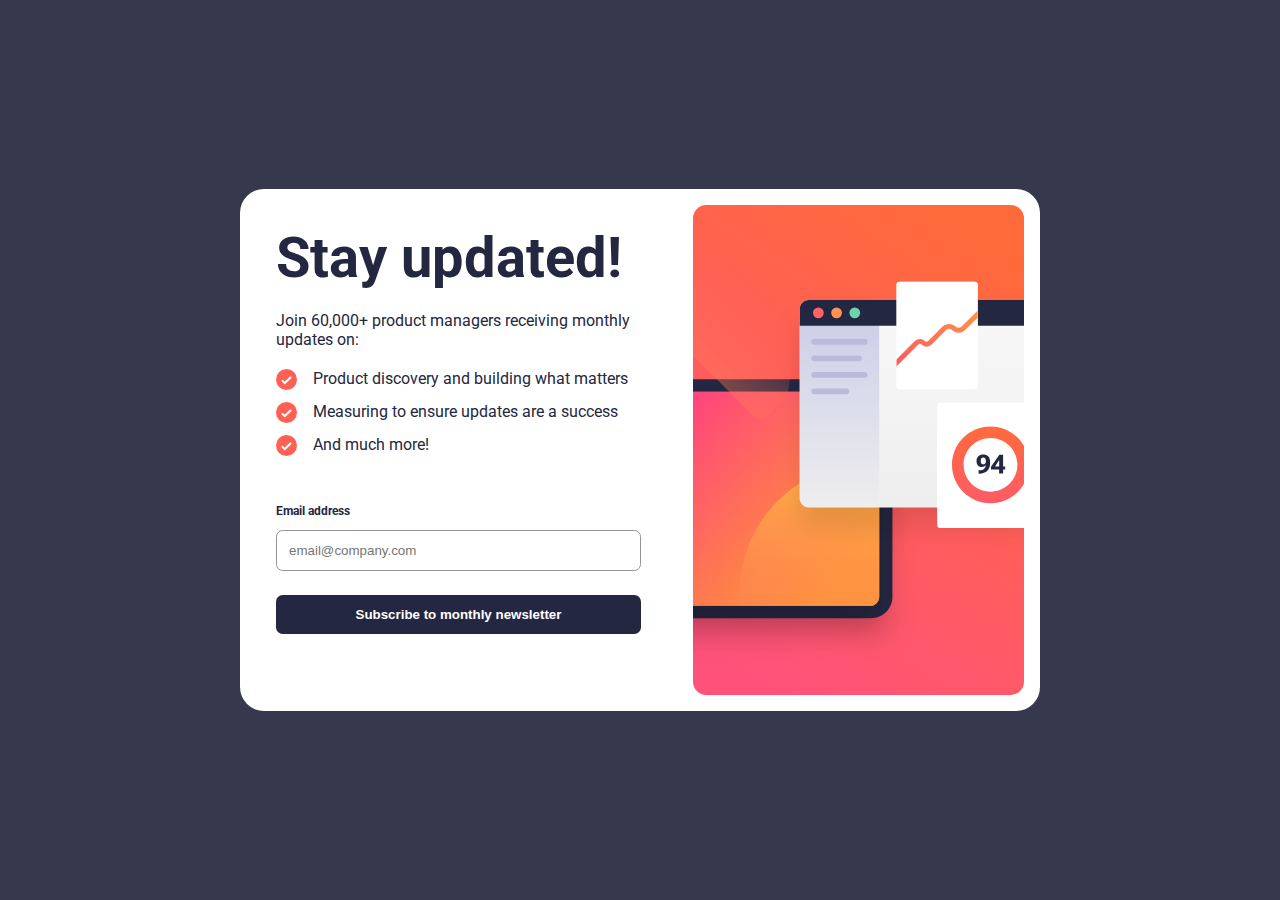
<file: index.html>
<!DOCTYPE html>
<html lang="en">
  <head>
    <meta charset="UTF-8" />
    <meta name="viewport" content="width=device-width, initial-scale=1.0" />
    <!-- displays site properly based on user's device -->

    <title>
      Frontend Mentor | Newsletter sign-up form with success message
    </title>

    <link rel="preconnect" href="https://fonts.googleapis.com" />
    <link rel="preconnect" href="https://fonts.gstatic.com" crossorigin />
    <link
      href="https://fonts.googleapis.com/css2?family=Roboto:wght@400;700&display=swap"
      rel="stylesheet"
    />
    <link
      rel="icon"
      type="image/png"
      sizes="32x32"
      href="assets/images/favicon-32x32.png"
    />
    <link rel="stylesheet" href="style.css" />
    <script src="main.js" defer></script>
  </head>
  <body>
    <main>
      <section class="sign-up-form">
        <picture class="sign-up-form_image">
          <source
            srcset="assets/images/illustration-sign-up-desktop.svg"
            media="(min-width: 375px)"
          />
          <img
            src="assets/images/illustration-sign-up-mobile.svg"
            alt="Designed by Katemangostar / Freepik"
          />
        </picture>

        <!-- Sign-up form start -->
        <form action="success.html" class="sign-up-form_form" novalidate id="form-validate">
          <h1 class="sign-up-form_heading">Stay updated!</h1>
          <p>Join 60,000+ product managers receiving monthly updates on:</p>
          <ul role="list" class="sign-up-form_list">
            <li><span><img src="assets/images/icon-list.svg" alt=""></span> <p>Product discovery and building what matters</p></li>
            <li><span><img src="assets/images/icon-list.svg" alt=""></span> <p>Measuring to ensure updates are a success</p></li>
            <li><span><img src="assets/images/icon-list.svg" alt=""></span> <p>And much more!</p></li>
          </ul>

          <div class="form-group">
            <div class="flex">
              <label for="email">Email address</label>
              <p class="invalid-message hide" id="invalid-message">Valid email required</p>
            </div>
            <input type="email" id="email" placeholder="email@company.com" id="invalid-input"/>
            <button>Subscribe to monthly newsletter</button>
          </div>
        </form>

     
      </section>
    </main>
  </body>
</html>
</file>
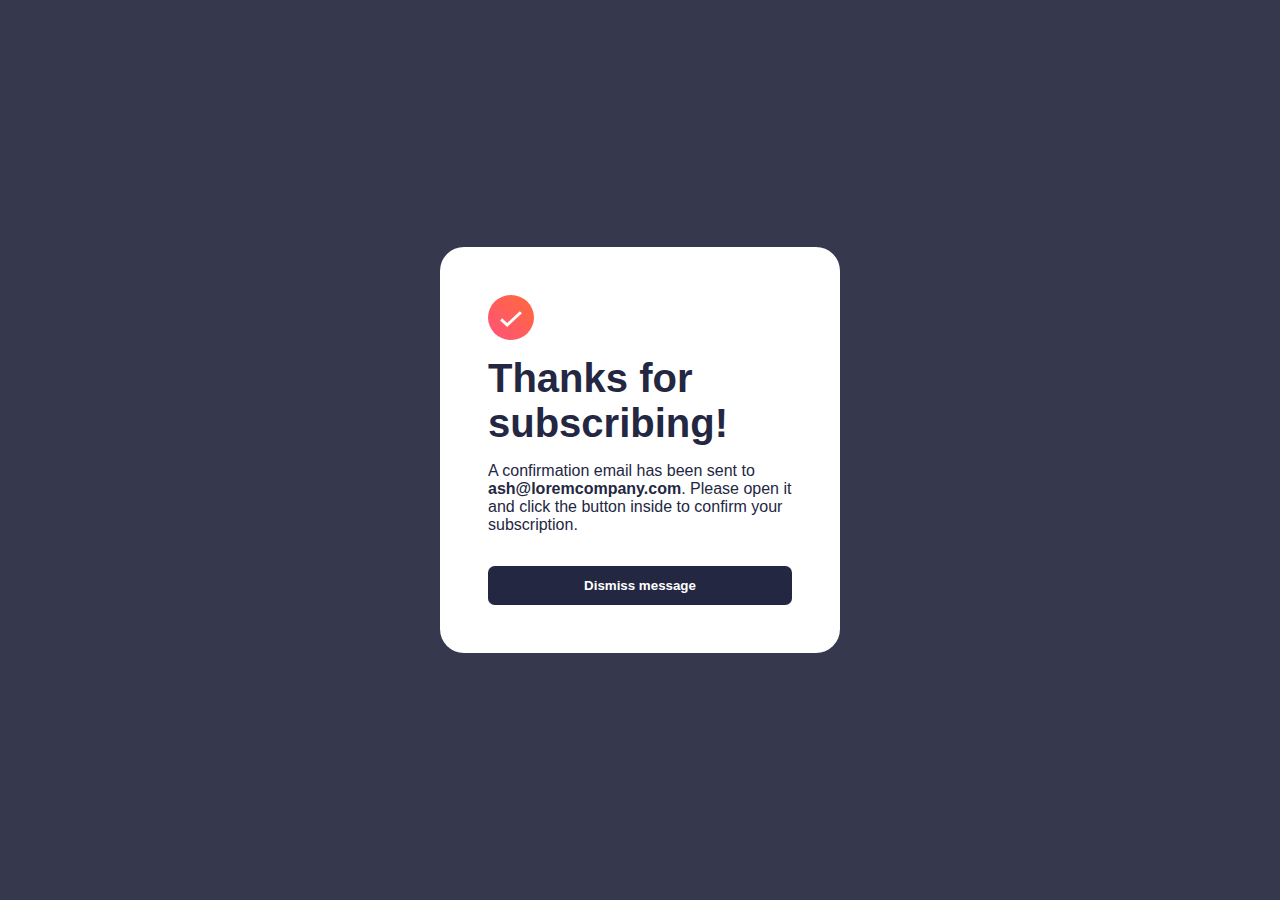
<file: success.html>
<!DOCTYPE html>
<html lang="en">
  <head>
    <meta charset="UTF-8" />
    <meta http-equiv="X-UA-Compatible" content="IE=edge" />
    <meta name="viewport" content="width=device-width, initial-scale=1.0" />
    <title>Document</title>

    <link rel="stylesheet" href="style.css" />
  </head>
  <body>
    <main>
      <section class="success">
        <div class="success_info">
          <img src="assets/images/icon-success.svg" alt="check" />
          <h1 class="">Thanks for subscribing!</h1>
          <p>
            A confirmation email has been sent to <strong>ash@loremcompany.com</strong>. Please
            open it and click the button inside to confirm your subscription.
          </p>
        </div>
        <button>Dismiss message</button>
      </section>
    </main>
  </body>
</html>
</file>
<file: style.css>
:root {
  --clr-primary-300: hsl(4, 100%, 67%,.15);
  --clr-primary-400: hsl(4, 100%, 67%);
  --clr-secondary-400: hsl(348, 100%, 67%);

  --clr-neutral-100: hsl(0, 0%, 100%);
  --clr-neutral-300: hsl(231, 7%, 60%);
  --clr-neutral-600: hsl(235, 18%, 26%);
  --clr-neutral-900: hsl(234, 29%, 20%);

  --clr-gradient: linear-gradient(
    to right,
    var(--clr-secondary-400),
    var(--clr-primary-400)
  );

  --ff-default: "Roboto", sans-serif;

  --size-200: 0.25rem;
  --size-300: 0.75rem;
  --size-400: 1rem;
  --size-500: 1.25rem;
  --size-600: 1.75rem;
  --size-700: 2rem;
  --size-725: 2.25rem;
  --size-750: 2.5rem;
  --size-800: 3rem;
  --size-825: 3.25rem;
  --size-850: 3.5rem;
  --size-900: 4rem;
}

*,
::after,
::before {
  box-sizing: border-box;
}

body {
  margin: 0;
  font-family: var(--ff-default);
  color: var(--clr-neutral-900);
  background-color: var(--clr-neutral-100);
}

@media (min-width: 375px) {
  body {
    background-color: var(--clr-neutral-600);
    min-height: 100vh;
    display: grid;
    place-content: center;
  }
}

h1,
h2,
h3,
h4,
h5,
p,
label {
  margin: 0;
}

img,
svg,
video {
  max-width: 100%;
  display: block;
}

ul {
  list-style-type: none;
  padding: 0;
}

/*utilities */

.flex {
  display: flex;
  justify-content: space-between;
}
.show {
  display: initial;
}

.hide {
  display: none;
}


/* form-part */

.sign-up-form {
  display: flex;
  flex-direction: column;
  background-color: var(--clr-neutral-100);
}

@media (min-width: 375px) {
  .sign-up-form {
    width: min(90vw, 50rem);
    height: auto;
    padding: var(--size-400);
    border-radius: 1.5em;
    flex-direction: row-reverse;
    gap: var(--size-700);
  }
}

.sign-up-form_form {
  padding: var(--size-500);
}

.sign-up-form_form > *:not(:first-child) {
  margin-block-start: var(--size-500);
}
.sign-up-form_form > ul[role="list"] {
  display: grid;
  gap: var(--size-300);
}
.sign-up-form_form > ul[role="list"] li {
  display: flex;
  gap: var(--size-400);
}
.sign-up-form_heading {
  font-size: clamp(var(--size-725), 5vw, var(--size-850));
  font-weight: 700;
}

.sign-up-form .form-group {
  margin-block-start: var(--size-800);
  display: grid;
  gap: var(--size-300);
}

.form-group > :last-child {
  margin-block-start: var(--size-300);
}

.form-group input {
  padding: var(--size-300);
  border: 1px solid var(--clr-neutral-300);
  border-radius: 0.5em;
}
button {
  border: none;
  padding: var(--size-300);
  border-radius: 0.5em;
  background-color: var(--clr-neutral-900);
  color: var(--clr-neutral-100);
  font-weight: 700;
  cursor: pointer;
}

button:hover,
button:focus-visible {
  background-image: var(--clr-gradient);
}

.form-group input:focus,
.form-group input:hover {
  outline: none;
  color: var(--clr-neutral-900);
  border-color: var(--clr-neutral-900);
}

.form-group input[type="email"].invalid,
.form-group input[type="email"].invalid:hover {
  border-color: var(--clr-primary-400);
  color: var(--clr-primary-400);
  background-color: var(--clr-primary-300);
}
.form-group label {
  font-size: var(--size-300);
  font-weight: 700;
}

.form-group .invalid-message {
  font-size: var(--size-300);
  font-weight: 700;
  color: var(--clr-primary-400);
}

/* success-page */

.success {
  display: flex;
  flex-direction: column;
  justify-content: space-between;
  background-color: var(--clr-neutral-100);
  padding: var(--size-800);
  gap: var(--size-700);
  max-width: 25rem;
  height: 100vh;
}

.success_info {
  display: grid;
  gap: var(--size-400);
}

.success_info img {
  max-width: 15%;
}
.success_info h1 {
  font-size: var(--size-750);
  font-weight: 700;
}


@media (min-width: 375px) {
  .success{
    height: auto;
    border-radius: 1.5em;
  }
}
@media (width < 375px) {
  .success_info {
    padding-block-start: var(--size-900);
  }
}
.details {
  width: 25ch;
}
.attribution {
  font-size: 11px;
  text-align: center;
  color: var(--clr-neutral-100);
}
.attribution a {
  color: var(--clr-neutral-300);
}
</file>
